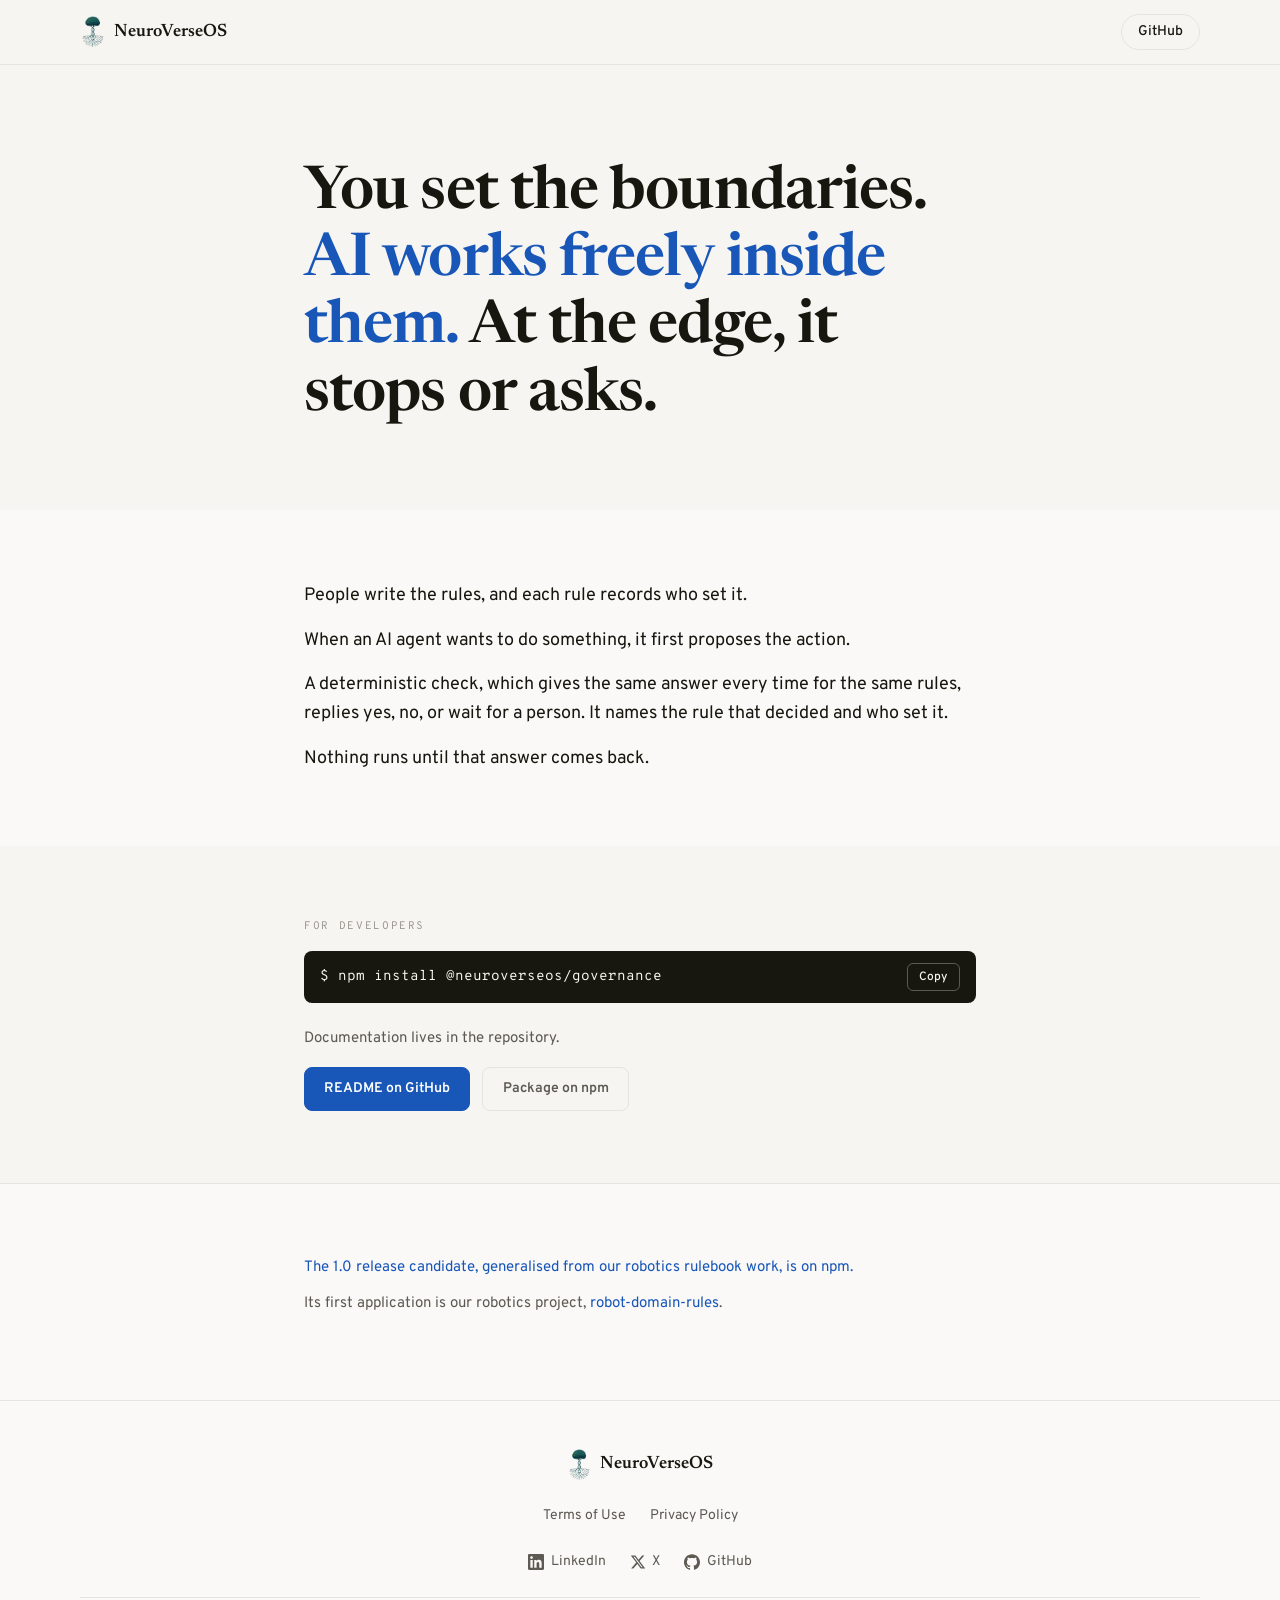
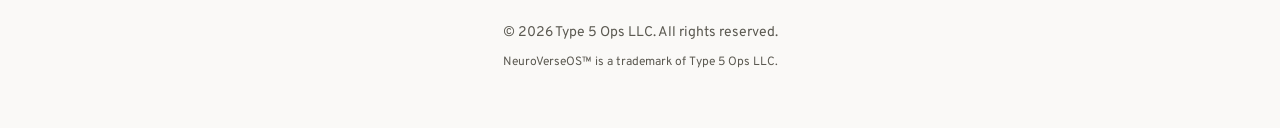
<file: index.html>
<!doctype html>
<html lang="en">
<head>
  <meta charset="utf-8">
  <meta name="viewport" content="width=device-width, initial-scale=1">
  <title>NeuroVerseOS — Human authority over machine action</title>
  <meta name="description" content="@neuroverseos/governance: people write the rules, and a deterministic check allows, blocks, or pauses each AI agent action before it runs.">
  <link rel="canonical" href="https://www.neuroverseos.com/">
  <link rel="icon" href="/favicon.svg" type="image/svg+xml">
  <link rel="icon" href="/favicon.ico" sizes="any">
  <link rel="apple-touch-icon" href="/apple-touch-icon.png">

  <meta property="og:type" content="website">
  <meta property="og:site_name" content="NeuroVerseOS">
  <meta property="og:title" content="NeuroVerseOS — Human authority over machine action">
  <meta property="og:description" content="@neuroverseos/governance: people write the rules, and a deterministic check allows, blocks, or pauses each AI agent action before it runs.">
  <meta property="og:url" content="https://www.neuroverseos.com/">
  <meta property="og:image" content="https://www.neuroverseos.com/og-neuroverse-v2.png">
  <meta property="og:image:width" content="1200">
  <meta property="og:image:height" content="630">
  <meta property="og:image:alt" content="You set the boundaries. AI works freely inside them. At the edge, it stops or asks.">
  <meta name="twitter:card" content="summary_large_image">
  <meta name="twitter:site" content="@NeuroverseOS">
  <meta name="twitter:title" content="NeuroVerseOS — Human authority over machine action">
  <meta name="twitter:description" content="@neuroverseos/governance: people write the rules, and a deterministic check allows, blocks, or pauses each AI agent action before it runs.">
  <meta name="twitter:image" content="https://www.neuroverseos.com/og-neuroverse-v2.png">

  <link rel="preconnect" href="https://fonts.googleapis.com">
  <link rel="preconnect" href="https://fonts.gstatic.com" crossorigin>
  <link rel="stylesheet" href="https://fonts.googleapis.com/css2?family=Newsreader:opsz,wght@6..72,500;6..72,600&family=Overpass:wght@400;500;600&family=Overpass+Mono:wght@400;500&display=swap">
  <link rel="stylesheet" href="/styles.css">
</head>
<body>
<header class="site-header">
  <nav class="wrap nav" aria-label="Main">
    <a class="brand" href="/">
      <img src="/neuroverse-logo.png" alt="" width="26" height="32">
      <span>NeuroVerseOS</span>
    </a>
    <a class="pill" href="https://github.com/NeuroverseOS/neuroverseos-governance" target="_blank" rel="noopener noreferrer">GitHub</a>
  </nav>
</header>

<main>
  <section class="hero">
    <div class="wrap narrow">
      <h1>You set the boundaries. <span class="accent">AI works freely inside them.</span> At the edge, it stops or asks.</h1>
    </div>
  </section>

  <section class="band alt">
    <div class="wrap narrow plain">
      <p>People write the rules, and each rule records who set it.</p>
      <p>When an AI agent wants to do something, it first proposes the action.</p>
      <p>A deterministic check, which gives the same answer every time for the same rules, replies yes, no, or wait for a person. It names the rule that decided and who set it.</p>
      <p>Nothing runs until that answer comes back.</p>
    </div>
  </section>

  <section class="band">
    <div class="wrap narrow">
      <p class="eyebrow">For developers</p>
      <div class="install">
        <code id="install-line">$ npm install @neuroverseos/governance</code>
        <button type="button" class="copy" data-copy="npm install @neuroverseos/governance" aria-label="Copy install command">Copy</button>
      </div>
      <p class="muted">Documentation lives in the repository.</p>
      <p class="actions">
        <a class="button primary" href="https://github.com/NeuroverseOS/neuroverseos-governance#readme" target="_blank" rel="noopener noreferrer">README on GitHub</a>
        <a class="button" href="https://www.npmjs.com/package/@neuroverseos/governance" target="_blank" rel="noopener noreferrer">Package on npm</a>
      </p>
    </div>
  </section>

  <section class="band alt bordered">
    <div class="wrap narrow muted">
      <p><a href="https://www.npmjs.com/package/@neuroverseos/governance" target="_blank" rel="noopener noreferrer">The 1.0 release candidate, generalised from our robotics rulebook work, is on npm.</a></p>
      <p>Its first application is our robotics project, <a href="https://github.com/NeuroverseOS/robot-domain-rules" target="_blank" rel="noopener noreferrer">robot-domain-rules</a>.</p>
    </div>
  </section>
</main>

<footer class="site-footer">
  <div class="wrap">
    <a class="brand brand-footer" href="/">
      <img src="/neuroverse-logo.png" alt="" width="26" height="32">
      <span>NeuroVerseOS</span>
    </a>
    <nav class="footer-links" aria-label="Legal">
      <a href="/legal/terms/">Terms of Use</a>
      <a href="/legal/privacy/">Privacy Policy</a>
    </nav>
    <nav class="footer-links" aria-label="Social">
      <a href="https://www.linkedin.com/company/neuroverseos/" target="_blank" rel="noopener noreferrer"><svg aria-hidden="true" viewBox="0 0 24 24" width="16" height="16" fill="currentColor"><path d="M20.447 20.452h-3.554v-5.569c0-1.328-.027-3.037-1.852-3.037-1.853 0-2.136 1.445-2.136 2.939v5.667H9.351V9h3.414v1.561h.046c.477-.9 1.637-1.85 3.37-1.85 3.601 0 4.267 2.37 4.267 5.455v6.286zM5.337 7.433a2.062 2.062 0 01-2.063-2.065 2.064 2.064 0 112.063 2.065zm1.782 13.019H3.555V9h3.564v11.452zM22.225 0H1.771C.792 0 0 .774 0 1.729v20.542C0 23.227.792 24 1.771 24h20.451C23.2 24 24 23.227 24 22.271V1.729C24 .774 23.2 0 22.222 0h.003z"/></svg> LinkedIn</a>
      <a href="https://x.com/NeuroverseOS" target="_blank" rel="noopener noreferrer"><svg aria-hidden="true" viewBox="0 0 24 24" width="16" height="16" fill="currentColor"><path d="M18.244 2.25h3.308l-7.227 8.26 8.502 11.24H16.17l-5.214-6.817L4.99 21.75H1.68l7.73-8.835L1.254 2.25H8.08l4.713 6.231zm-1.161 17.52h1.833L7.084 4.126H5.117z"/></svg> X</a>
      <a href="https://github.com/NeuroverseOS/neuroverseos-governance" target="_blank" rel="noopener noreferrer"><svg aria-hidden="true" viewBox="0 0 24 24" width="16" height="16" fill="currentColor"><path d="M12 .297c-6.63 0-12 5.373-12 12 0 5.303 3.438 9.8 8.205 11.385.6.113.82-.258.82-.577 0-.285-.01-1.04-.015-2.04-3.338.724-4.042-1.61-4.042-1.61C4.422 18.07 3.633 17.7 3.633 17.7c-1.087-.744.084-.729.084-.729 1.205.084 1.838 1.236 1.838 1.236 1.07 1.835 2.809 1.305 3.495.998.108-.776.417-1.305.76-1.605-2.665-.3-5.466-1.332-5.466-5.93 0-1.31.465-2.38 1.235-3.22-.135-.303-.54-1.523.105-3.176 0 0 1.005-.322 3.3 1.23.96-.267 1.98-.399 3-.405 1.02.006 2.04.138 3 .405 2.28-1.552 3.285-1.23 3.285-1.23.645 1.653.24 2.873.12 3.176.765.84 1.23 1.91 1.23 3.22 0 4.61-2.805 5.625-5.475 5.92.42.36.81 1.096.81 2.22 0 1.606-.015 2.896-.015 3.286 0 .315.21.69.825.57C20.565 22.092 24 17.592 24 12.297c0-6.627-5.373-12-12-12"/></svg> GitHub</a>
    </nav>
    <div class="footer-legal">
      <p>&copy; 2026 Type 5 Ops LLC. All rights reserved.</p>
      <p class="small">NeuroVerseOS&trade; is a trademark of Type 5 Ops LLC.</p>
    </div>
  </div>
</footer>
<script>
  document.querySelectorAll('button.copy').forEach(function (b) {
    b.addEventListener('click', function () {
      navigator.clipboard.writeText(b.dataset.copy).then(function () {
        b.textContent = 'Copied'; setTimeout(function () { b.textContent = 'Copy'; }, 2000);
      });
    });
  });
</script>
</body>
</html>
</file>
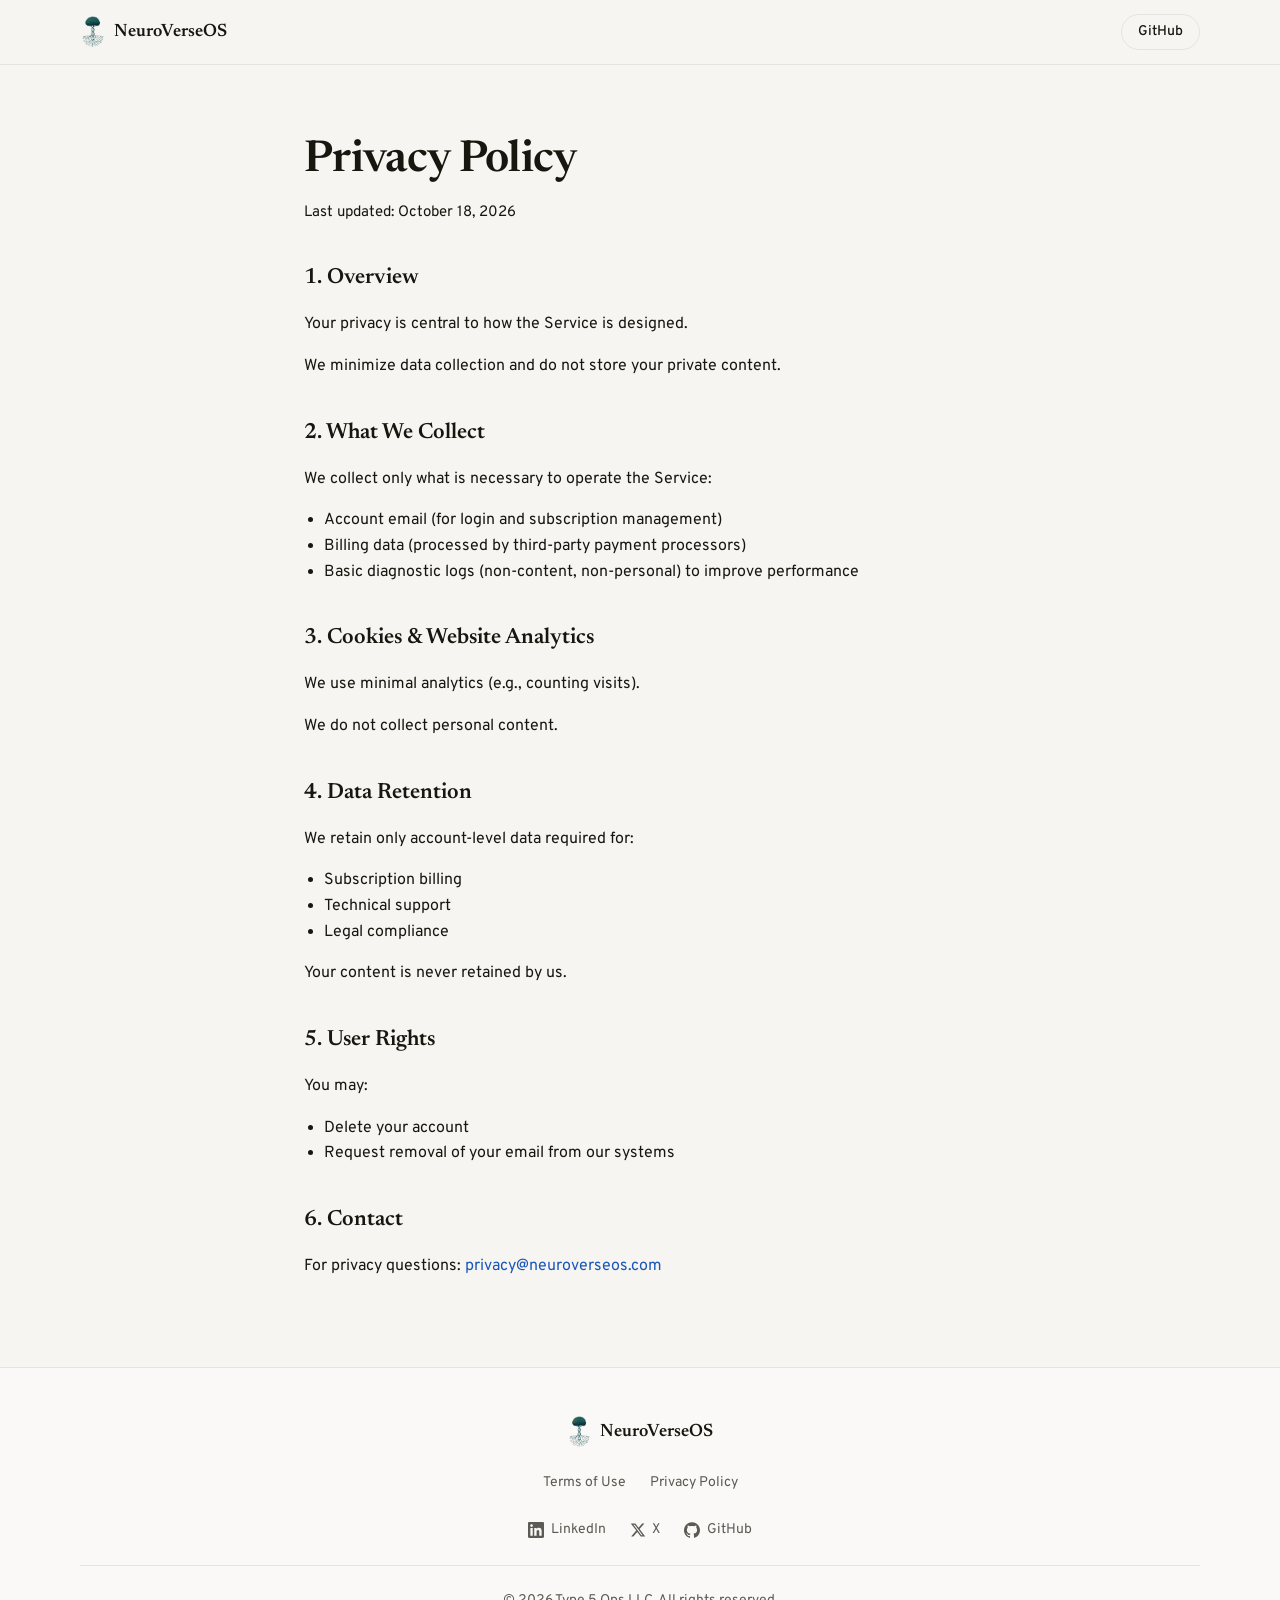
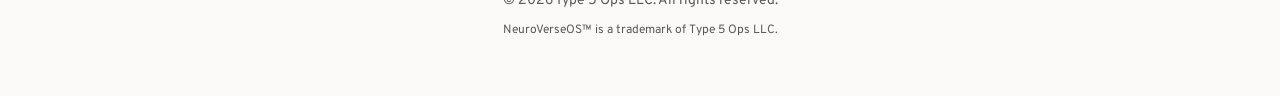
<file: legal/privacy/index.html>
<!doctype html>
<html lang="en">
<head>
  <meta charset="utf-8">
  <meta name="viewport" content="width=device-width, initial-scale=1">
  <title>Privacy Policy — NeuroVerseOS</title>
  <meta name="description" content="NeuroVerseOS Privacy Policy.">
  <link rel="canonical" href="https://www.neuroverseos.com/legal/privacy/">
  <link rel="icon" href="/favicon.svg" type="image/svg+xml">
  <link rel="icon" href="/favicon.ico" sizes="any">
  <link rel="apple-touch-icon" href="/apple-touch-icon.png">

  <link rel="preconnect" href="https://fonts.googleapis.com">
  <link rel="preconnect" href="https://fonts.gstatic.com" crossorigin>
  <link rel="stylesheet" href="https://fonts.googleapis.com/css2?family=Newsreader:opsz,wght@6..72,500;6..72,600&family=Overpass:wght@400;500;600&family=Overpass+Mono:wght@400;500&display=swap">
  <link rel="stylesheet" href="/styles.css">
</head>
<body>
<header class="site-header">
  <nav class="wrap nav" aria-label="Main">
    <a class="brand" href="/">
      <img src="/neuroverse-logo.png" alt="" width="26" height="32">
      <span>NeuroVerseOS</span>
    </a>
    <a class="pill" href="https://github.com/NeuroverseOS/neuroverseos-governance" target="_blank" rel="noopener noreferrer">GitHub</a>
  </nav>
</header>

<main class="band">
  <article class="wrap narrow legal">
    <h1>Privacy Policy</h1>
    <p class="muted">Last updated: October 18, 2026</p>
      <h2>1. Overview</h2>
      <p>Your privacy is central to how the Service is designed.</p>
      <p>We minimize data collection and do not store your private content.</p>

      <h2>2. What We Collect</h2>
      <p>We collect only what is necessary to operate the Service:</p>
      <ul>
        <li>Account email (for login and subscription management)</li>
        <li>Billing data (processed by third-party payment processors)</li>
        <li>Basic diagnostic logs (non-content, non-personal) to improve performance</li>
      </ul>

      <h2>3. Cookies &amp; Website Analytics</h2>
      <p>We use minimal analytics (e.g., counting visits).</p>
      <p>We do not collect personal content.</p>

      <h2>4. Data Retention</h2>
      <p>We retain only account-level data required for:</p>
      <ul>
        <li>Subscription billing</li>
        <li>Technical support</li>
        <li>Legal compliance</li>
      </ul>
      <p>Your content is never retained by us.</p>

      <h2>5. User Rights</h2>
      <p>You may:</p>
      <ul>
        <li>Delete your account</li>
        <li>Request removal of your email from our systems</li>
      </ul>

      <h2>6. Contact</h2>
      <p>For privacy questions: <a href="mailto:privacy@neuroverseos.com">privacy@neuroverseos.com</a></p>
  </article>
</main>

<footer class="site-footer">
  <div class="wrap">
    <a class="brand brand-footer" href="/">
      <img src="/neuroverse-logo.png" alt="" width="26" height="32">
      <span>NeuroVerseOS</span>
    </a>
    <nav class="footer-links" aria-label="Legal">
      <a href="/legal/terms/">Terms of Use</a>
      <a href="/legal/privacy/">Privacy Policy</a>
    </nav>
    <nav class="footer-links" aria-label="Social">
      <a href="https://www.linkedin.com/company/neuroverseos/" target="_blank" rel="noopener noreferrer"><svg aria-hidden="true" viewBox="0 0 24 24" width="16" height="16" fill="currentColor"><path d="M20.447 20.452h-3.554v-5.569c0-1.328-.027-3.037-1.852-3.037-1.853 0-2.136 1.445-2.136 2.939v5.667H9.351V9h3.414v1.561h.046c.477-.9 1.637-1.85 3.37-1.85 3.601 0 4.267 2.37 4.267 5.455v6.286zM5.337 7.433a2.062 2.062 0 01-2.063-2.065 2.064 2.064 0 112.063 2.065zm1.782 13.019H3.555V9h3.564v11.452zM22.225 0H1.771C.792 0 0 .774 0 1.729v20.542C0 23.227.792 24 1.771 24h20.451C23.2 24 24 23.227 24 22.271V1.729C24 .774 23.2 0 22.222 0h.003z"/></svg> LinkedIn</a>
      <a href="https://x.com/NeuroverseOS" target="_blank" rel="noopener noreferrer"><svg aria-hidden="true" viewBox="0 0 24 24" width="16" height="16" fill="currentColor"><path d="M18.244 2.25h3.308l-7.227 8.26 8.502 11.24H16.17l-5.214-6.817L4.99 21.75H1.68l7.73-8.835L1.254 2.25H8.08l4.713 6.231zm-1.161 17.52h1.833L7.084 4.126H5.117z"/></svg> X</a>
      <a href="https://github.com/NeuroverseOS/neuroverseos-governance" target="_blank" rel="noopener noreferrer"><svg aria-hidden="true" viewBox="0 0 24 24" width="16" height="16" fill="currentColor"><path d="M12 .297c-6.63 0-12 5.373-12 12 0 5.303 3.438 9.8 8.205 11.385.6.113.82-.258.82-.577 0-.285-.01-1.04-.015-2.04-3.338.724-4.042-1.61-4.042-1.61C4.422 18.07 3.633 17.7 3.633 17.7c-1.087-.744.084-.729.084-.729 1.205.084 1.838 1.236 1.838 1.236 1.07 1.835 2.809 1.305 3.495.998.108-.776.417-1.305.76-1.605-2.665-.3-5.466-1.332-5.466-5.93 0-1.31.465-2.38 1.235-3.22-.135-.303-.54-1.523.105-3.176 0 0 1.005-.322 3.3 1.23.96-.267 1.98-.399 3-.405 1.02.006 2.04.138 3 .405 2.28-1.552 3.285-1.23 3.285-1.23.645 1.653.24 2.873.12 3.176.765.84 1.23 1.91 1.23 3.22 0 4.61-2.805 5.625-5.475 5.92.42.36.81 1.096.81 2.22 0 1.606-.015 2.896-.015 3.286 0 .315.21.69.825.57C20.565 22.092 24 17.592 24 12.297c0-6.627-5.373-12-12-12"/></svg> GitHub</a>
    </nav>
    <div class="footer-legal">
      <p>&copy; 2026 Type 5 Ops LLC. All rights reserved.</p>
      <p class="small">NeuroVerseOS&trade; is a trademark of Type 5 Ops LLC.</p>
    </div>
  </div>
</footer>
</body>
</html>
</file>
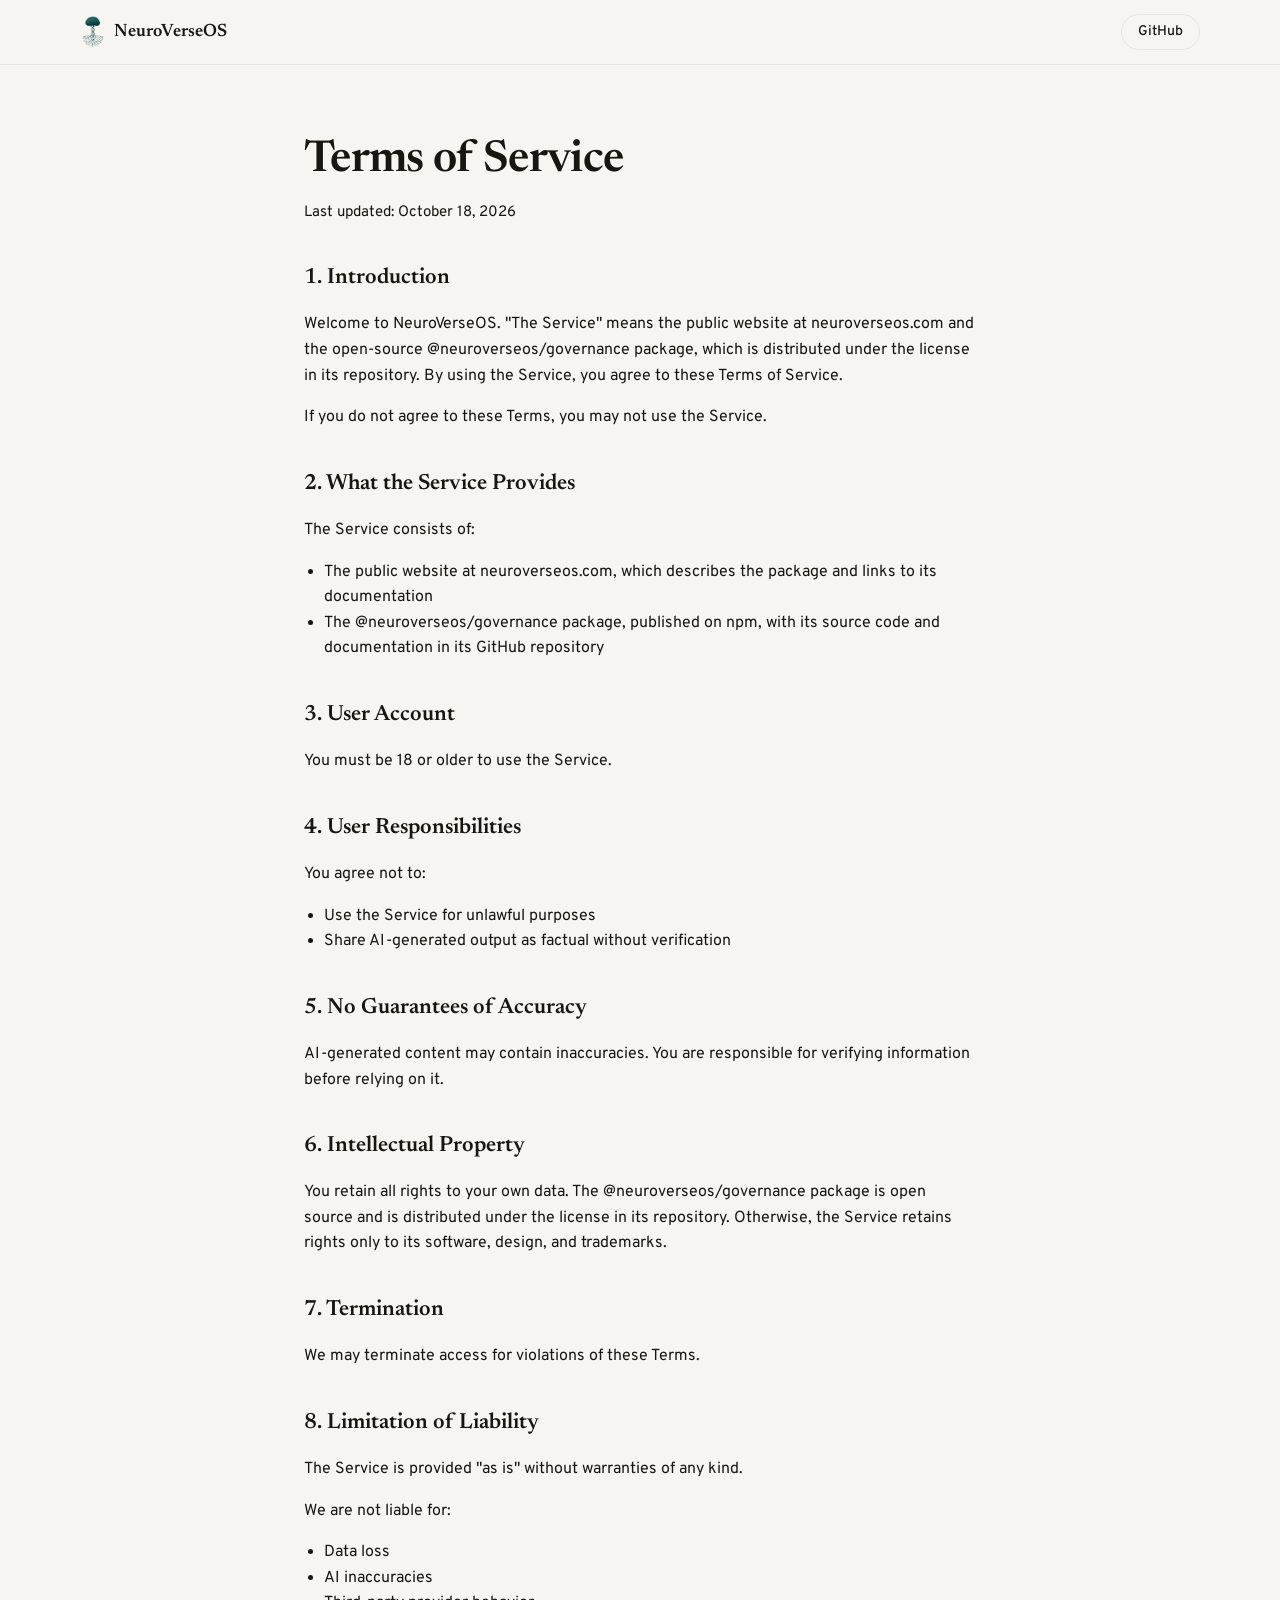
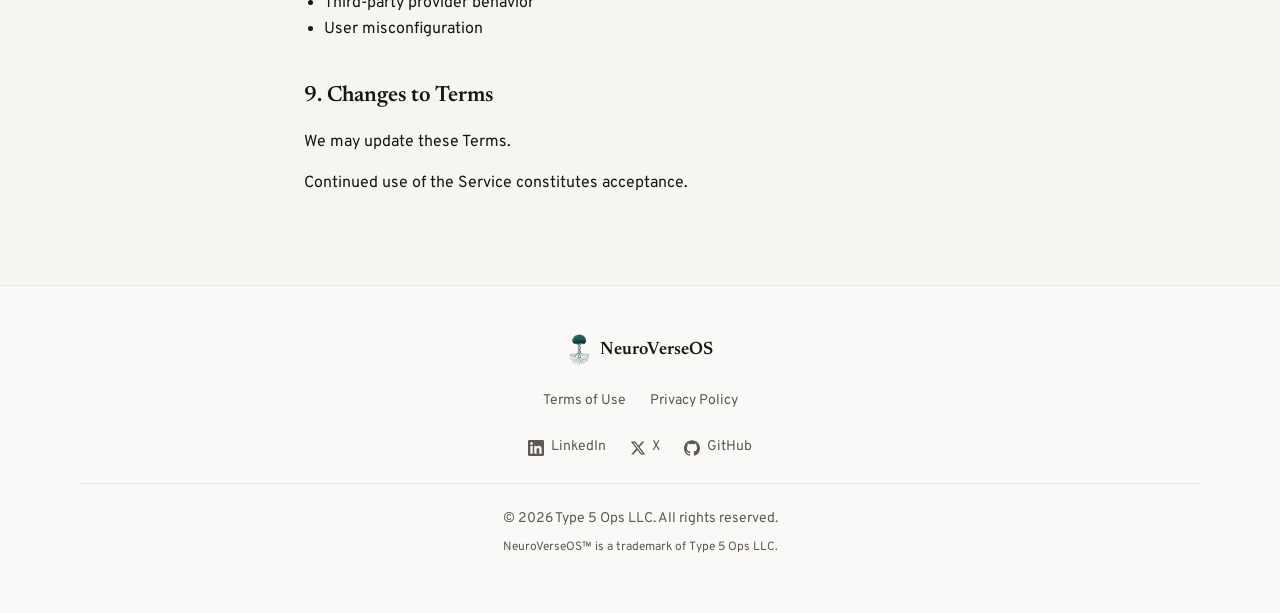
<file: legal/terms/index.html>
<!doctype html>
<html lang="en">
<head>
  <meta charset="utf-8">
  <meta name="viewport" content="width=device-width, initial-scale=1">
  <title>Terms of Service — NeuroVerseOS</title>
  <meta name="description" content="NeuroVerseOS Terms of Service.">
  <link rel="canonical" href="https://www.neuroverseos.com/legal/terms/">
  <link rel="icon" href="/favicon.svg" type="image/svg+xml">
  <link rel="icon" href="/favicon.ico" sizes="any">
  <link rel="apple-touch-icon" href="/apple-touch-icon.png">

  <link rel="preconnect" href="https://fonts.googleapis.com">
  <link rel="preconnect" href="https://fonts.gstatic.com" crossorigin>
  <link rel="stylesheet" href="https://fonts.googleapis.com/css2?family=Newsreader:opsz,wght@6..72,500;6..72,600&family=Overpass:wght@400;500;600&family=Overpass+Mono:wght@400;500&display=swap">
  <link rel="stylesheet" href="/styles.css">
</head>
<body>
<header class="site-header">
  <nav class="wrap nav" aria-label="Main">
    <a class="brand" href="/">
      <img src="/neuroverse-logo.png" alt="" width="26" height="32">
      <span>NeuroVerseOS</span>
    </a>
    <a class="pill" href="https://github.com/NeuroverseOS/neuroverseos-governance" target="_blank" rel="noopener noreferrer">GitHub</a>
  </nav>
</header>

<main class="band">
  <article class="wrap narrow legal">
    <h1>Terms of Service</h1>
    <p class="muted">Last updated: October 18, 2026</p>
      <h2>1. Introduction</h2>
      <p>Welcome to NeuroVerseOS. "The Service" means the public website at neuroverseos.com and the open-source @neuroverseos/governance package, which is distributed under the license in its repository. By using the Service, you agree to these Terms of Service.</p>
      <p>If you do not agree to these Terms, you may not use the Service.</p>

      <h2>2. What the Service Provides</h2>
      <p>The Service consists of:</p>
      <ul>
        <li>The public website at neuroverseos.com, which describes the package and links to its documentation</li>
        <li>The @neuroverseos/governance package, published on npm, with its source code and documentation in its GitHub repository</li>
      </ul>

      <h2>3. User Account</h2>
      <p>You must be 18 or older to use the Service.</p>

      <h2>4. User Responsibilities</h2>
      <p>You agree not to:</p>
      <ul>
        <li>Use the Service for unlawful purposes</li>
        <li>Share AI-generated output as factual without verification</li>
      </ul>

      <h2>5. No Guarantees of Accuracy</h2>
      <p>AI-generated content may contain inaccuracies. You are responsible for verifying information before relying on it.</p>

      <h2>6. Intellectual Property</h2>
      <p>You retain all rights to your own data. The @neuroverseos/governance package is open source and is distributed under the license in its repository. Otherwise, the Service retains rights only to its software, design, and trademarks.</p>

      <h2>7. Termination</h2>
      <p>We may terminate access for violations of these Terms.</p>

      <h2>8. Limitation of Liability</h2>
      <p>The Service is provided "as is" without warranties of any kind.</p>
      <p>We are not liable for:</p>
      <ul>
        <li>Data loss</li>
        <li>AI inaccuracies</li>
        <li>Third-party provider behavior</li>
        <li>User misconfiguration</li>
      </ul>

      <h2>9. Changes to Terms</h2>
      <p>We may update these Terms.</p>
      <p>Continued use of the Service constitutes acceptance.</p>
  </article>
</main>

<footer class="site-footer">
  <div class="wrap">
    <a class="brand brand-footer" href="/">
      <img src="/neuroverse-logo.png" alt="" width="26" height="32">
      <span>NeuroVerseOS</span>
    </a>
    <nav class="footer-links" aria-label="Legal">
      <a href="/legal/terms/">Terms of Use</a>
      <a href="/legal/privacy/">Privacy Policy</a>
    </nav>
    <nav class="footer-links" aria-label="Social">
      <a href="https://www.linkedin.com/company/neuroverseos/" target="_blank" rel="noopener noreferrer"><svg aria-hidden="true" viewBox="0 0 24 24" width="16" height="16" fill="currentColor"><path d="M20.447 20.452h-3.554v-5.569c0-1.328-.027-3.037-1.852-3.037-1.853 0-2.136 1.445-2.136 2.939v5.667H9.351V9h3.414v1.561h.046c.477-.9 1.637-1.85 3.37-1.85 3.601 0 4.267 2.37 4.267 5.455v6.286zM5.337 7.433a2.062 2.062 0 01-2.063-2.065 2.064 2.064 0 112.063 2.065zm1.782 13.019H3.555V9h3.564v11.452zM22.225 0H1.771C.792 0 0 .774 0 1.729v20.542C0 23.227.792 24 1.771 24h20.451C23.2 24 24 23.227 24 22.271V1.729C24 .774 23.2 0 22.222 0h.003z"/></svg> LinkedIn</a>
      <a href="https://x.com/NeuroverseOS" target="_blank" rel="noopener noreferrer"><svg aria-hidden="true" viewBox="0 0 24 24" width="16" height="16" fill="currentColor"><path d="M18.244 2.25h3.308l-7.227 8.26 8.502 11.24H16.17l-5.214-6.817L4.99 21.75H1.68l7.73-8.835L1.254 2.25H8.08l4.713 6.231zm-1.161 17.52h1.833L7.084 4.126H5.117z"/></svg> X</a>
      <a href="https://github.com/NeuroverseOS/neuroverseos-governance" target="_blank" rel="noopener noreferrer"><svg aria-hidden="true" viewBox="0 0 24 24" width="16" height="16" fill="currentColor"><path d="M12 .297c-6.63 0-12 5.373-12 12 0 5.303 3.438 9.8 8.205 11.385.6.113.82-.258.82-.577 0-.285-.01-1.04-.015-2.04-3.338.724-4.042-1.61-4.042-1.61C4.422 18.07 3.633 17.7 3.633 17.7c-1.087-.744.084-.729.084-.729 1.205.084 1.838 1.236 1.838 1.236 1.07 1.835 2.809 1.305 3.495.998.108-.776.417-1.305.76-1.605-2.665-.3-5.466-1.332-5.466-5.93 0-1.31.465-2.38 1.235-3.22-.135-.303-.54-1.523.105-3.176 0 0 1.005-.322 3.3 1.23.96-.267 1.98-.399 3-.405 1.02.006 2.04.138 3 .405 2.28-1.552 3.285-1.23 3.285-1.23.645 1.653.24 2.873.12 3.176.765.84 1.23 1.91 1.23 3.22 0 4.61-2.805 5.625-5.475 5.92.42.36.81 1.096.81 2.22 0 1.606-.015 2.896-.015 3.286 0 .315.21.69.825.57C20.565 22.092 24 17.592 24 12.297c0-6.627-5.373-12-12-12"/></svg> GitHub</a>
    </nav>
    <div class="footer-legal">
      <p>&copy; 2026 Type 5 Ops LLC. All rights reserved.</p>
      <p class="small">NeuroVerseOS&trade; is a trademark of Type 5 Ops LLC.</p>
    </div>
  </div>
</footer>
</body>
</html>
</file>
<file: styles.css>
/* NeuroVerseOS — design system: Newsreader (display), Overpass (body), Overpass Mono (technical). */

:root {
  --bg: #f6f5f2;
  --surface: #ffffff;
  --surface-alt: #faf9f7;
  --text: #18170f;
  --text-2: #5c5a52;
  --text-3: #97958d;
  --border: #e6e4df;
  --accent: #1856b8;
  --on-accent: #ffffff;
  --code-bg: #18170f;
  --code-text: #f6f5f2;
  --display: "Newsreader", Georgia, serif;
  --body: "Overpass", system-ui, sans-serif;
  --mono: "Overpass Mono", ui-monospace, monospace;
  color-scheme: light dark;
}

@media (prefers-color-scheme: dark) {
  :root {
    --bg: #1c1917;
    --surface: #24211e;
    --surface-alt: #211e1b;
    --text: #f6f5f2;
    --text-2: #c9c6be;
    --text-3: #97958d;
    --border: #3a3631;
    --accent: #7aa7ec;
    --on-accent: #1c1917;
    --code-bg: #0f0e0c;
  }
}

*, *::before, *::after { box-sizing: border-box; }

html { -webkit-text-size-adjust: 100%; }

body {
  margin: 0;
  background: var(--bg);
  color: var(--text);
  font-family: var(--body);
  font-size: 1rem;
  line-height: 1.6;
  overflow-x: hidden;
}

img, svg { max-width: 100%; }

a { color: var(--accent); text-decoration: none; }
a:hover { text-decoration: underline; }
a:focus-visible, button:focus-visible { outline: 2px solid var(--accent); outline-offset: 2px; }

.wrap { width: 100%; max-width: 72rem; margin: 0 auto; padding: 0 16px; }
.narrow { max-width: 44rem; }

/* Nav */
.site-header { border-bottom: 1px solid var(--border); background: var(--bg); }
.nav { display: flex; align-items: center; justify-content: space-between; min-height: 4rem; gap: 1rem; }
.brand { display: inline-flex; align-items: center; gap: 0.5rem; color: var(--text); font-family: var(--display); font-weight: 600; font-size: 1.125rem; }
.brand:hover { text-decoration: none; opacity: 0.8; }
.brand img { height: 32px; width: auto; }
.pill { display: inline-flex; align-items: center; padding: 0.35rem 1rem; border: 1px solid var(--border); border-radius: 999px; color: var(--text); font-size: 0.875rem; font-weight: 500; }
.pill:hover { text-decoration: none; background: var(--surface-alt); }

/* Sections */
.hero { padding: 4rem 0 3.5rem; }
h1 { font-family: var(--display); font-weight: 600; letter-spacing: -0.015em; line-height: 1.12; margin: 0; }
.hero h1 { font-size: clamp(2.1rem, 7vw, 3.75rem); }
.accent { color: var(--accent); }
.band { padding: 3.5rem 0; }
.alt { background: var(--surface-alt); }
.bordered { border-top: 1px solid var(--border); }
.plain p { font-size: 1.125rem; margin: 0 0 1rem; }
.plain p:last-child { margin-bottom: 0; }
.muted { color: var(--text-2); font-size: 0.9375rem; }
.muted p { margin: 0 0 0.75rem; }
.eyebrow { font-family: var(--mono); font-size: 0.6875rem; letter-spacing: 0.15em; text-transform: uppercase; color: var(--text-3); margin: 0 0 1rem; }

/* Install line */
.install { display: flex; align-items: center; justify-content: space-between; gap: 0.75rem; background: var(--code-bg); border-radius: 0.5rem; padding: 0.75rem 1rem; margin-bottom: 1.5rem; }
.install code { font-family: var(--mono); font-size: 0.875rem; color: var(--code-text); overflow-wrap: anywhere; }
.copy { flex-shrink: 0; font: 500 0.75rem var(--body); color: var(--code-text); background: transparent; border: 1px solid rgba(246, 245, 242, 0.3); border-radius: 0.375rem; padding: 0.3rem 0.7rem; cursor: pointer; }
.copy:hover { background: rgba(246, 245, 242, 0.1); }

.actions { display: flex; flex-wrap: wrap; gap: 0.75rem; margin: 1rem 0 0; }
.button { display: inline-flex; align-items: center; padding: 0.6rem 1.2rem; border: 1px solid var(--border); border-radius: 0.5rem; color: var(--text-2); font-size: 0.875rem; font-weight: 600; }
.button:hover { text-decoration: none; border-color: var(--text-3); }
.button.primary { background: var(--accent); border-color: var(--accent); color: var(--on-accent); }
.button.primary:hover { opacity: 0.9; }

/* Legal pages */
.legal h1 { font-size: clamp(2rem, 6vw, 2.75rem); margin-bottom: 0.5rem; }
.legal h2 { font-family: var(--display); font-weight: 600; font-size: 1.375rem; margin: 2.25rem 0 0.5rem; }
.legal p, .legal li { color: var(--text); }
.legal ul { padding-left: 1.25rem; }

/* Footer */
.site-footer { border-top: 1px solid var(--border); background: var(--surface-alt); padding: 3rem 0; text-align: center; }
.brand-footer { margin-bottom: 1.5rem; }
.footer-links { display: flex; flex-wrap: wrap; justify-content: center; gap: 0.75rem 1.5rem; margin-bottom: 1.5rem; }
.footer-links a { display: inline-flex; align-items: center; gap: 0.4rem; color: var(--text-2); font-size: 0.875rem; }
.footer-links a:hover { color: var(--text); }
.footer-legal { border-top: 1px solid var(--border); padding-top: 1.5rem; color: var(--text-2); font-size: 0.875rem; }
.footer-legal p { margin: 0 0 0.5rem; }
.small { font-size: 0.75rem; }

@media (min-width: 768px) {
  .hero { padding: 6rem 0 5rem; }
  .band { padding: 4.5rem 0; }
}
</file>
